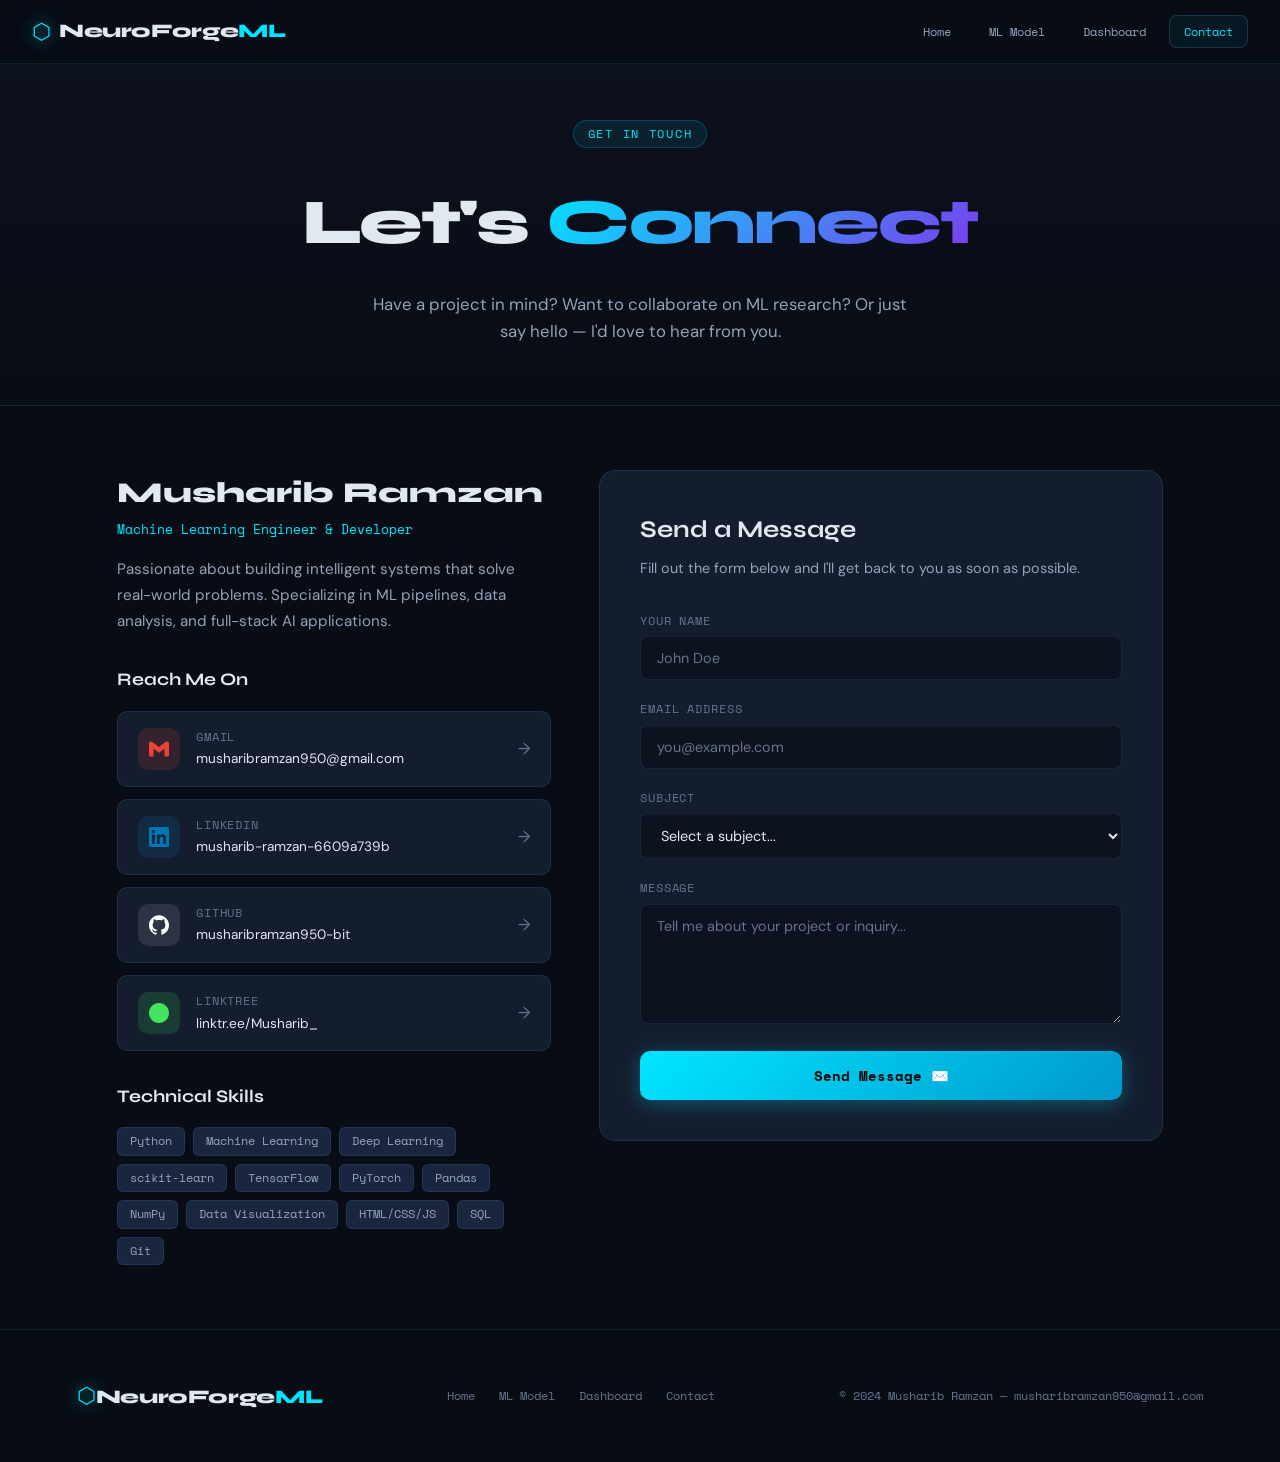
<file: contact.html>
<!DOCTYPE html>
<html lang="en">
<head>
  <meta charset="UTF-8"/>
  <meta name="viewport" content="width=device-width, initial-scale=1.0"/>
  <title>Contact — NeuroForge ML</title>
  <link rel="stylesheet" href="css/style.css"/>
  <link rel="stylesheet" href="css/contact.css"/>
  <link href="https://fonts.googleapis.com/css2?family=Space+Mono:wght@400;700&family=Syne:wght@400;600;700;800&family=DM+Sans:wght@300;400;500&display=swap" rel="stylesheet"/>
</head>
<body class="contact-page">
  <nav class="navbar" id="navbar">
    <div class="nav-brand">
      <a href="index.html" style="text-decoration:none;display:flex;align-items:center;gap:8px">
        <span class="brand-icon">⬡</span>
        <span class="brand-text">NeuroForge<span class="brand-accent">ML</span></span>
      </a>
    </div>
    <div class="nav-links">
      <a href="index.html" class="nav-link">Home</a>
      <a href="model.html" class="nav-link">ML Model</a>
      <a href="dashboard.html" class="nav-link">Dashboard</a>
      <a href="contact.html" class="nav-link active">Contact</a>
    </div>
    <div class="hamburger" id="hamburger"><span></span><span></span><span></span></div>
  </nav>

  <div class="contact-hero">
    <span class="section-tag">Get In Touch</span>
    <h1>Let's <span class="gradient-text">Connect</span></h1>
    <p>Have a project in mind? Want to collaborate on ML research? Or just say hello — I'd love to hear from you.</p>
  </div>

  <main class="contact-main">
    <div class="contact-grid">
      <!-- LEFT: Links & Info -->
      <div class="contact-left">
        <div class="cl-section">
          <h2>Musharib Ramzan</h2>
          <p class="cl-role">Machine Learning Engineer & Developer</p>
          <p class="cl-bio">Passionate about building intelligent systems that solve real-world problems. Specializing in ML pipelines, data analysis, and full-stack AI applications.</p>
        </div>

        <div class="contact-links-section">
          <h3>Reach Me On</h3>
          <div class="contact-link-cards">

            <a href="mailto:musharibramzan950@gmail.com" class="clc gmail" target="_blank">
              <div class="clc-icon">
                <svg viewBox="0 0 24 24" fill="currentColor"><path d="M24 5.457v13.909c0 .904-.732 1.636-1.636 1.636h-3.819V11.73L12 16.64l-6.545-4.91v9.273H1.636A1.636 1.636 0 0 1 0 19.366V5.457c0-2.023 2.309-3.178 3.927-1.964L5.455 4.64 12 9.548l6.545-4.91 1.528-1.145C21.69 2.28 24 3.434 24 5.457z"/></svg>
              </div>
              <div class="clc-info">
                <span class="clc-platform">Gmail</span>
                <span class="clc-handle">musharibramzan950@gmail.com</span>
              </div>
              <span class="clc-arrow">→</span>
            </a>

            <a href="https://www.linkedin.com/in/musharib-ramzan-6609a739b" class="clc linkedin" target="_blank">
              <div class="clc-icon">
                <svg viewBox="0 0 24 24" fill="currentColor"><path d="M20.447 20.452h-3.554v-5.569c0-1.328-.027-3.037-1.852-3.037-1.853 0-2.136 1.445-2.136 2.939v5.667H9.351V9h3.414v1.561h.046c.477-.9 1.637-1.85 3.37-1.85 3.601 0 4.267 2.37 4.267 5.455v6.286zM5.337 7.433a2.062 2.062 0 0 1-2.063-2.065 2.064 2.064 0 1 1 2.063 2.065zm1.782 13.019H3.555V9h3.564v11.452zM22.225 0H1.771C.792 0 0 .774 0 1.729v20.542C0 23.227.792 24 1.771 24h20.451C23.2 24 24 23.227 24 22.271V1.729C24 .774 23.2 0 22.222 0h.003z"/></svg>
              </div>
              <div class="clc-info">
                <span class="clc-platform">LinkedIn</span>
                <span class="clc-handle">musharib-ramzan-6609a739b</span>
              </div>
              <span class="clc-arrow">→</span>
            </a>

            <a href="https://github.com/musharibramzan950-bit" class="clc github" target="_blank">
              <div class="clc-icon">
                <svg viewBox="0 0 24 24" fill="currentColor"><path d="M12 .297c-6.63 0-12 5.373-12 12 0 5.303 3.438 9.8 8.205 11.385.6.113.82-.258.82-.577 0-.285-.01-1.04-.015-2.04-3.338.724-4.042-1.61-4.042-1.61C4.422 18.07 3.633 17.7 3.633 17.7c-1.087-.744.084-.729.084-.729 1.205.084 1.838 1.236 1.838 1.236 1.07 1.835 2.809 1.305 3.495.998.108-.776.417-1.305.76-1.605-2.665-.3-5.466-1.332-5.466-5.93 0-1.31.465-2.38 1.235-3.22-.135-.303-.54-1.523.105-3.176 0 0 1.005-.322 3.3 1.23.96-.267 1.98-.399 3-.405 1.02.006 2.04.138 3 .405 2.28-1.552 3.285-1.23 3.285-1.23.645 1.653.24 2.873.12 3.176.765.84 1.23 1.91 1.23 3.22 0 4.61-2.805 5.625-5.475 5.92.42.36.81 1.096.81 2.22 0 1.606-.015 2.896-.015 3.286 0 .315.21.69.825.57C20.565 22.092 24 17.592 24 12.297c0-6.627-5.373-12-12-12"/></svg>
              </div>
              <div class="clc-info">
                <span class="clc-platform">GitHub</span>
                <span class="clc-handle">musharibramzan950-bit</span>
              </div>
              <span class="clc-arrow">→</span>
            </a>

            <a href="https://linktr.ee/Musharib_" class="clc linktree" target="_blank">
              <div class="clc-icon">
                <svg viewBox="0 0 24 24" fill="currentColor"><path d="M7.953 15.066c-.08.163-.08.324 0 .486l2.053 3.999c.08.162.244.243.406.243.081 0 .244 0 .325-.081l1.463-1.218 1.463 1.218c.081.081.244.081.325.081.162 0 .325-.081.406-.243l2.053-3.999c.08-.162.08-.323 0-.486-.08-.162-.244-.243-.406-.243H8.36c-.163 0-.327.081-.407.243zM11.992 0C5.363 0 0 5.363 0 11.992s5.363 11.992 11.992 11.992S23.984 18.62 23.984 11.992 18.62 0 11.992 0zm4.797 13.291l-1.625-1.383 1.625-1.383c.2-.163.238-.449.075-.649a.464.464 0 0 0-.648-.075l-1.95 1.625V9.666a.459.459 0 1 0-.919 0v1.76l-1.95-1.625a.464.464 0 0 0-.648.075c-.163.2-.125.486.075.649l1.625 1.383-1.625 1.383c-.2.163-.238.449-.075.649.163.2.449.238.648.075l1.95-1.625v1.76a.459.459 0 1 0 .919 0v-1.76l1.95 1.625a.464.464 0 0 0 .648-.075c.163-.2.125-.486-.075-.649z"/></svg>
              </div>
              <div class="clc-info">
                <span class="clc-platform">Linktree</span>
                <span class="clc-handle">linktr.ee/Musharib_</span>
              </div>
              <span class="clc-arrow">→</span>
            </a>
          </div>
        </div>

        <div class="skills-section">
          <h3>Technical Skills</h3>
          <div class="skill-tags">
            <span>Python</span><span>Machine Learning</span><span>Deep Learning</span>
            <span>scikit-learn</span><span>TensorFlow</span><span>PyTorch</span>
            <span>Pandas</span><span>NumPy</span><span>Data Visualization</span>
            <span>HTML/CSS/JS</span><span>SQL</span><span>Git</span>
          </div>
        </div>
      </div>

      <!-- RIGHT: Contact Form -->
      <div class="contact-right">
        <div class="contact-form-card">
          <h2>Send a Message</h2>
          <p>Fill out the form below and I'll get back to you as soon as possible.</p>

          <div class="form-group">
            <label>Your Name</label>
            <input type="text" id="cf-name" placeholder="John Doe" class="cf-input"/>
          </div>
          <div class="form-group">
            <label>Email Address</label>
            <input type="email" id="cf-email" placeholder="you@example.com" class="cf-input"/>
          </div>
          <div class="form-group">
            <label>Subject</label>
            <select id="cf-subject" class="cf-input">
              <option value="">Select a subject...</option>
              <option>ML Project Collaboration</option>
              <option>Job Opportunity</option>
              <option>Freelance Project</option>
              <option>General Inquiry</option>
              <option>Other</option>
            </select>
          </div>
          <div class="form-group">
            <label>Message</label>
            <textarea id="cf-message" placeholder="Tell me about your project or inquiry..." class="cf-input" rows="5"></textarea>
          </div>
          <button class="btn-primary full-width" onclick="sendMessage()">
            Send Message ✉️
          </button>
          <div class="form-success" id="form-success" style="display:none">
            ✅ Message sent successfully! I'll get back to you soon.
          </div>
        </div>
      </div>
    </div>
  </main>

  <footer class="footer">
    <div class="footer-inner">
      <div class="footer-brand"><span class="brand-icon">⬡</span><span class="brand-text">NeuroForge<span class="brand-accent">ML</span></span></div>
      <div class="footer-links">
        <a href="index.html">Home</a><a href="model.html">ML Model</a>
        <a href="dashboard.html">Dashboard</a><a href="contact.html">Contact</a>
      </div>
      <div class="footer-copy">© 2024 Musharib Ramzan — musharibramzan950@gmail.com</div>
    </div>
  </footer>

  <script src="js/main.js"></script>
  <script src="js/contact.js"></script>
</body>
</html>
</file>
<file: css/style.css>
/* ===========================
   NeuroForge ML — Main Styles
   =========================== */

:root {
  --bg: #080c14;
  --bg2: #0d1220;
  --bg3: #111827;
  --surface: #141d2e;
  --surface2: #1a2540;
  --border: rgba(99, 179, 237, 0.12);
  --border2: rgba(99, 179, 237, 0.2);
  --accent: #00e5ff;
  --accent2: #7c3aed;
  --accent3: #10b981;
  --text: #e2e8f0;
  --text2: #94a3b8;
  --text3: #64748b;
  --danger: #ef4444;
  --warning: #f59e0b;
  --success: #10b981;
  --glow: 0 0 30px rgba(0,229,255,0.15);
  --glow2: 0 0 20px rgba(124,58,237,0.2);
  --radius: 16px;
  --radius-sm: 10px;
  --font-display: 'Syne', sans-serif;
  --font-mono: 'Space Mono', monospace;
  --font-body: 'DM Sans', sans-serif;
}

*, *::before, *::after { box-sizing: border-box; margin: 0; padding: 0; }

html { scroll-behavior: smooth; }

body {
  background: var(--bg);
  color: var(--text);
  font-family: var(--font-body);
  line-height: 1.6;
  overflow-x: hidden;
}

/* SCROLLBAR */
::-webkit-scrollbar { width: 6px; }
::-webkit-scrollbar-track { background: var(--bg2); }
::-webkit-scrollbar-thumb { background: var(--accent2); border-radius: 3px; }

/* ===== NAVBAR ===== */
.navbar {
  position: fixed;
  top: 0; left: 0; right: 0;
  z-index: 1000;
  display: flex;
  align-items: center;
  justify-content: space-between;
  padding: 0 2rem;
  height: 64px;
  background: rgba(8, 12, 20, 0.85);
  backdrop-filter: blur(20px);
  border-bottom: 1px solid var(--border);
  transition: all 0.3s;
}
.navbar.scrolled {
  background: rgba(8,12,20,0.97);
  box-shadow: var(--glow);
}
.nav-brand {
  display: flex;
  align-items: center;
  gap: 8px;
  text-decoration: none;
}
.brand-icon {
  font-size: 1.4rem;
  color: var(--accent);
  filter: drop-shadow(0 0 8px var(--accent));
}
.brand-text {
  font-family: var(--font-display);
  font-size: 1.2rem;
  font-weight: 800;
  color: var(--text);
  letter-spacing: -0.02em;
}
.brand-accent { color: var(--accent); }
.nav-links { display: flex; gap: 0.5rem; }
.nav-link {
  font-family: var(--font-mono);
  font-size: 0.78rem;
  color: var(--text2);
  text-decoration: none;
  padding: 6px 14px;
  border-radius: 8px;
  transition: all 0.2s;
  border: 1px solid transparent;
}
.nav-link:hover, .nav-link.active {
  color: var(--accent);
  border-color: var(--border2);
  background: rgba(0,229,255,0.06);
}
.hamburger {
  display: none;
  flex-direction: column;
  gap: 5px;
  cursor: pointer;
}
.hamburger span {
  display: block;
  width: 24px;
  height: 2px;
  background: var(--text2);
  border-radius: 2px;
  transition: 0.3s;
}

/* ===== HERO ===== */
.hero {
  position: relative;
  min-height: 100vh;
  display: flex;
  align-items: center;
  padding: 80px 6% 60px;
  overflow: hidden;
  gap: 4rem;
}
.hero-bg {
  position: absolute;
  inset: 0;
  z-index: 0;
}
#neural-canvas {
  width: 100%;
  height: 100%;
}
.hero-content {
  position: relative;
  z-index: 1;
  flex: 1;
  max-width: 580px;
}
.hero-visual {
  position: relative;
  z-index: 1;
  flex: 1;
  display: flex;
  justify-content: center;
  align-items: center;
}
.hero-tag {
  display: inline-flex;
  align-items: center;
  gap: 8px;
  background: rgba(0,229,255,0.08);
  border: 1px solid rgba(0,229,255,0.25);
  border-radius: 100px;
  padding: 6px 16px;
  font-family: var(--font-mono);
  font-size: 0.75rem;
  color: var(--accent);
  margin-bottom: 1.5rem;
}
.dot {
  width: 8px;
  height: 8px;
  border-radius: 50%;
  background: var(--accent3);
}
.dot.pulse {
  animation: pulse 2s infinite;
}
@keyframes pulse {
  0%, 100% { opacity: 1; transform: scale(1); }
  50% { opacity: 0.5; transform: scale(1.3); }
}
.hero-title {
  font-family: var(--font-display);
  font-size: clamp(2.8rem, 6vw, 5rem);
  font-weight: 800;
  line-height: 1.05;
  letter-spacing: -0.03em;
  color: var(--text);
  margin-bottom: 1.5rem;
}
.gradient-text {
  background: linear-gradient(135deg, var(--accent), var(--accent2));
  -webkit-background-clip: text;
  -webkit-text-fill-color: transparent;
  background-clip: text;
}
.hero-sub {
  font-size: 1.1rem;
  color: var(--text2);
  max-width: 480px;
  margin-bottom: 2rem;
  line-height: 1.7;
}
.hero-sub strong { color: var(--text); }
.hero-actions {
  display: flex;
  gap: 1rem;
  flex-wrap: wrap;
  margin-bottom: 3rem;
}
.btn-primary {
  display: inline-flex;
  align-items: center;
  gap: 8px;
  padding: 12px 28px;
  background: linear-gradient(135deg, var(--accent), #0099cc);
  color: #000;
  font-family: var(--font-mono);
  font-size: 0.85rem;
  font-weight: 700;
  text-decoration: none;
  border-radius: 10px;
  border: none;
  cursor: pointer;
  transition: all 0.3s;
  box-shadow: 0 4px 20px rgba(0,229,255,0.3);
}
.btn-primary:hover {
  transform: translateY(-2px);
  box-shadow: 0 8px 30px rgba(0,229,255,0.4);
}
.btn-outline {
  display: inline-flex;
  align-items: center;
  gap: 8px;
  padding: 11px 28px;
  background: transparent;
  color: var(--text);
  font-family: var(--font-mono);
  font-size: 0.85rem;
  font-weight: 700;
  text-decoration: none;
  border-radius: 10px;
  border: 1px solid var(--border2);
  cursor: pointer;
  transition: all 0.3s;
}
.btn-outline:hover {
  border-color: var(--accent);
  color: var(--accent);
  background: rgba(0,229,255,0.05);
}
.hero-stats {
  display: flex;
  align-items: center;
  gap: 2rem;
}
.stat {
  display: flex;
  flex-direction: column;
  gap: 2px;
}
.stat-num {
  font-family: var(--font-display);
  font-size: 1.8rem;
  font-weight: 800;
  color: var(--accent);
  line-height: 1;
}
.stat small {
  font-size: 0.72rem;
  color: var(--text3);
  font-family: var(--font-mono);
  text-transform: uppercase;
  letter-spacing: 0.05em;
}
.stat-div {
  width: 1px;
  height: 40px;
  background: var(--border);
}

/* MODEL CARD */
.model-card {
  background: var(--surface);
  border: 1px solid var(--border2);
  border-radius: var(--radius);
  width: 340px;
  font-family: var(--font-mono);
  font-size: 0.82rem;
  overflow: hidden;
  box-shadow: var(--glow), 0 20px 60px rgba(0,0,0,0.5);
}
.mc-header {
  display: flex;
  align-items: center;
  gap: 6px;
  padding: 10px 16px;
  background: var(--surface2);
  border-bottom: 1px solid var(--border);
}
.mc-dot {
  width: 10px; height: 10px; border-radius: 50%;
}
.mc-dot.red { background: #ff5f57; }
.mc-dot.yellow { background: #febc2e; }
.mc-dot.green { background: #28c840; }
.mc-title {
  margin-left: 8px;
  color: var(--text3);
  font-size: 0.75rem;
}
.mc-body {
  padding: 16px;
  line-height: 2;
}
.mc-line { display: block; }
.mc-line.blank { height: 0.5em; }
.kw { color: #7c3aed; }
.cls { color: #f59e0b; }
.fn { color: var(--accent); }
.cm { color: var(--text3); }
.num { color: #10b981; }
.cursor {
  display: inline-block;
  animation: blink 1s step-end infinite;
}
@keyframes blink {
  50% { opacity: 0; }
}
.floating {
  animation: float 4s ease-in-out infinite;
}
@keyframes float {
  0%, 100% { transform: translateY(0px); }
  50% { transform: translateY(-16px); }
}

/* ===== SECTIONS ===== */
.section-header {
  text-align: center;
  margin-bottom: 3rem;
}
.section-tag {
  display: inline-block;
  font-family: var(--font-mono);
  font-size: 0.72rem;
  text-transform: uppercase;
  letter-spacing: 0.15em;
  color: var(--accent);
  background: rgba(0,229,255,0.08);
  border: 1px solid rgba(0,229,255,0.2);
  border-radius: 100px;
  padding: 4px 14px;
  margin-bottom: 1rem;
}
.section-header h2 {
  font-family: var(--font-display);
  font-size: clamp(1.8rem, 4vw, 2.8rem);
  font-weight: 800;
  letter-spacing: -0.02em;
}

/* ===== FEATURES ===== */
.features {
  padding: 100px 6%;
  background: var(--bg2);
}
.features-grid {
  display: grid;
  grid-template-columns: repeat(auto-fit, minmax(300px, 1fr));
  gap: 1.5rem;
}
.feature-card {
  background: var(--surface);
  border: 1px solid var(--border);
  border-radius: var(--radius);
  padding: 2rem;
  transition: all 0.3s;
  opacity: 0;
  transform: translateY(30px);
}
.feature-card.visible {
  opacity: 1;
  transform: translateY(0);
  transition: all 0.5s ease;
}
.feature-card:hover {
  border-color: var(--border2);
  transform: translateY(-4px);
  box-shadow: var(--glow);
}
.fc-icon {
  font-size: 2rem;
  margin-bottom: 1rem;
}
.feature-card h3 {
  font-family: var(--font-display);
  font-size: 1.1rem;
  font-weight: 700;
  margin-bottom: 0.5rem;
}
.feature-card p {
  color: var(--text2);
  font-size: 0.9rem;
  line-height: 1.6;
  margin-bottom: 1rem;
}
.fc-link {
  font-family: var(--font-mono);
  font-size: 0.78rem;
  color: var(--accent);
  text-decoration: none;
  transition: gap 0.2s;
}
.fc-link:hover { text-decoration: underline; }

/* ===== ALGO SECTION ===== */
.algo-section {
  padding: 100px 6%;
  background: var(--bg);
}
.algo-grid {
  display: flex;
  flex-direction: column;
  gap: 1rem;
  max-width: 700px;
  margin: 0 auto;
}
.algo-pill {
  display: flex;
  align-items: center;
  gap: 1rem;
  background: var(--surface);
  border: 1px solid var(--border);
  border-radius: 10px;
  padding: 1rem 1.5rem;
  transition: all 0.3s;
}
.algo-pill:hover {
  border-color: var(--border2);
  background: var(--surface2);
}
.ap-name {
  font-family: var(--font-mono);
  font-size: 0.82rem;
  color: var(--text);
  min-width: 180px;
}
.ap-bar {
  flex: 1;
  height: 8px;
  background: var(--bg3);
  border-radius: 100px;
  overflow: hidden;
}
.ap-fill {
  height: 100%;
  background: linear-gradient(90deg, var(--accent2), var(--accent));
  border-radius: 100px;
  width: 0;
  transition: width 1.5s cubic-bezier(0.4, 0, 0.2, 1);
}
.ap-val {
  font-family: var(--font-mono);
  font-size: 0.82rem;
  color: var(--accent);
  min-width: 50px;
  text-align: right;
}

/* ===== PREVIEW SECTION ===== */
.preview-section {
  padding: 100px 6%;
  background: var(--bg2);
  display: flex;
  gap: 4rem;
  align-items: center;
  flex-wrap: wrap;
}
.preview-left {
  flex: 1;
  min-width: 280px;
}
.preview-left h2 {
  font-family: var(--font-display);
  font-size: 2rem;
  font-weight: 800;
  margin: 1rem 0;
  letter-spacing: -0.02em;
}
.preview-left p {
  color: var(--text2);
  margin-bottom: 2rem;
  line-height: 1.7;
}
.preview-right {
  flex: 1.2;
  min-width: 280px;
}
.mini-chart-box {
  background: var(--surface);
  border: 1px solid var(--border);
  border-radius: var(--radius);
  padding: 1.5rem;
}
.mcb-header {
  font-family: var(--font-mono);
  font-size: 0.8rem;
  color: var(--text2);
  margin-bottom: 1rem;
  text-transform: uppercase;
  letter-spacing: 0.08em;
}

/* ===== FOOTER ===== */
.footer {
  background: var(--bg);
  border-top: 1px solid var(--border);
  padding: 3rem 6%;
}
.footer-inner {
  display: flex;
  align-items: center;
  justify-content: space-between;
  flex-wrap: wrap;
  gap: 1.5rem;
}
.footer-links {
  display: flex;
  gap: 1.5rem;
  flex-wrap: wrap;
}
.footer-links a {
  font-family: var(--font-mono);
  font-size: 0.78rem;
  color: var(--text3);
  text-decoration: none;
  transition: color 0.2s;
}
.footer-links a:hover { color: var(--accent); }
.footer-copy {
  font-family: var(--font-mono);
  font-size: 0.72rem;
  color: var(--text3);
}

/* ===== RESPONSIVE ===== */
@media (max-width: 768px) {
  .nav-links { display: none; }
  .hamburger { display: flex; }
  .nav-links.open {
    display: flex;
    flex-direction: column;
    position: absolute;
    top: 64px; left: 0; right: 0;
    background: var(--bg2);
    padding: 1rem 2rem;
    border-bottom: 1px solid var(--border);
    z-index: 999;
  }
  .hero {
    flex-direction: column;
    padding-top: 100px;
    text-align: center;
  }
  .hero-actions { justify-content: center; }
  .hero-stats { justify-content: center; }
  .hero-visual { display: none; }
  .preview-section { flex-direction: column; }
  .footer-inner { flex-direction: column; text-align: center; }
}
</file>
<file: css/contact.css>
/* ===== CONTACT PAGE ===== */
.contact-page { background: var(--bg); }

.contact-hero {
  padding: 120px 6% 60px;
  background: linear-gradient(180deg, var(--bg2) 0%, var(--bg) 100%);
  border-bottom: 1px solid var(--border);
  text-align: center;
}
.contact-hero h1 {
  font-family: var(--font-display);
  font-size: clamp(2.5rem, 6vw, 4rem);
  font-weight: 800;
  letter-spacing: -0.03em;
  margin: 0.5rem 0 1rem;
}
.contact-hero p {
  color: var(--text2);
  font-size: 1.05rem;
  max-width: 540px;
  margin: 0 auto;
}

.contact-main { padding: 4rem 6%; max-width: 1200px; margin: 0 auto; }
.contact-grid {
  display: grid;
  grid-template-columns: 1fr 1.3fr;
  gap: 3rem;
}
@media (max-width: 900px) { .contact-grid { grid-template-columns: 1fr; } }

/* LEFT */
.contact-left h2 {
  font-family: var(--font-display);
  font-size: 1.8rem;
  font-weight: 800;
  margin-bottom: 0.3rem;
}
.cl-role {
  font-family: var(--font-mono);
  font-size: 0.8rem;
  color: var(--accent);
  margin-bottom: 1rem;
}
.cl-bio {
  color: var(--text2);
  line-height: 1.7;
  margin-bottom: 2rem;
  font-size: 0.95rem;
}
.cl-section { margin-bottom: 2rem; }

.contact-links-section h3,
.skills-section h3 {
  font-family: var(--font-display);
  font-size: 1.1rem;
  font-weight: 700;
  margin-bottom: 1rem;
}
.contact-link-cards { display: flex; flex-direction: column; gap: 0.75rem; }

.clc {
  display: flex;
  align-items: center;
  gap: 1rem;
  background: var(--surface);
  border: 1px solid var(--border);
  border-radius: var(--radius-sm);
  padding: 1rem 1.25rem;
  text-decoration: none;
  transition: all 0.3s;
  color: var(--text);
}
.clc:hover {
  transform: translateX(6px);
  border-color: var(--border2);
}
.clc.gmail:hover { border-color: #ea4335; box-shadow: 0 0 20px rgba(234,67,53,0.15); }
.clc.linkedin:hover { border-color: #0077b5; box-shadow: 0 0 20px rgba(0,119,181,0.15); }
.clc.github:hover { border-color: #fff; box-shadow: 0 0 20px rgba(255,255,255,0.1); }
.clc.linktree:hover { border-color: #43e55e; box-shadow: 0 0 20px rgba(67,229,94,0.15); }

.clc-icon {
  width: 42px;
  height: 42px;
  border-radius: 10px;
  display: flex;
  align-items: center;
  justify-content: center;
  flex-shrink: 0;
}
.clc-icon svg { width: 20px; height: 20px; }
.gmail .clc-icon { background: rgba(234,67,53,0.15); color: #ea4335; }
.linkedin .clc-icon { background: rgba(0,119,181,0.15); color: #0077b5; }
.github .clc-icon { background: rgba(255,255,255,0.1); color: #fff; }
.linktree .clc-icon { background: rgba(67,229,94,0.15); color: #43e55e; }

.clc-info { display: flex; flex-direction: column; gap: 2px; flex: 1; }
.clc-platform {
  font-family: var(--font-mono);
  font-size: 0.72rem;
  color: var(--text3);
  text-transform: uppercase;
  letter-spacing: 0.08em;
}
.clc-handle {
  font-size: 0.85rem;
  color: var(--text);
  word-break: break-all;
}
.clc-arrow {
  color: var(--text3);
  font-size: 1rem;
  transition: transform 0.2s;
}
.clc:hover .clc-arrow { transform: translateX(4px); color: var(--accent); }

.skills-section { margin-top: 2rem; }
.skill-tags {
  display: flex;
  flex-wrap: wrap;
  gap: 0.5rem;
}
.skill-tags span {
  background: var(--surface2);
  border: 1px solid var(--border);
  border-radius: 6px;
  padding: 4px 12px;
  font-family: var(--font-mono);
  font-size: 0.72rem;
  color: var(--text2);
  transition: all 0.2s;
}
.skill-tags span:hover {
  border-color: var(--accent);
  color: var(--accent);
  background: rgba(0,229,255,0.06);
}

/* FORM */
.contact-right {}
.contact-form-card {
  background: var(--surface);
  border: 1px solid var(--border);
  border-radius: var(--radius);
  padding: 2.5rem;
}
.contact-form-card h2 {
  font-family: var(--font-display);
  font-size: 1.5rem;
  font-weight: 700;
  margin-bottom: 0.5rem;
}
.contact-form-card > p {
  color: var(--text2);
  font-size: 0.9rem;
  margin-bottom: 2rem;
}
.form-group {
  margin-bottom: 1.25rem;
}
.form-group label {
  display: block;
  font-family: var(--font-mono);
  font-size: 0.72rem;
  text-transform: uppercase;
  letter-spacing: 0.08em;
  color: var(--text3);
  margin-bottom: 6px;
}
.cf-input {
  width: 100%;
  background: var(--bg2);
  border: 1px solid var(--border);
  border-radius: 8px;
  padding: 12px 16px;
  color: var(--text);
  font-family: var(--font-body);
  font-size: 0.9rem;
  outline: none;
  transition: border-color 0.2s, box-shadow 0.2s;
  resize: vertical;
}
.cf-input:focus {
  border-color: var(--accent);
  box-shadow: 0 0 0 3px rgba(0,229,255,0.1);
}
.cf-input::placeholder { color: var(--text3); }
select.cf-input { cursor: pointer; }
select.cf-input option { background: var(--bg2); }
textarea.cf-input { min-height: 120px; }

.full-width { width: 100%; justify-content: center; padding: 14px; font-size: 0.9rem; }

.form-success {
  margin-top: 1rem;
  padding: 12px 16px;
  background: rgba(16,185,129,0.1);
  border: 1px solid rgba(16,185,129,0.3);
  border-radius: 8px;
  color: var(--success);
  font-family: var(--font-mono);
  font-size: 0.82rem;
  animation: fadeIn 0.3s ease;
}
</file>
